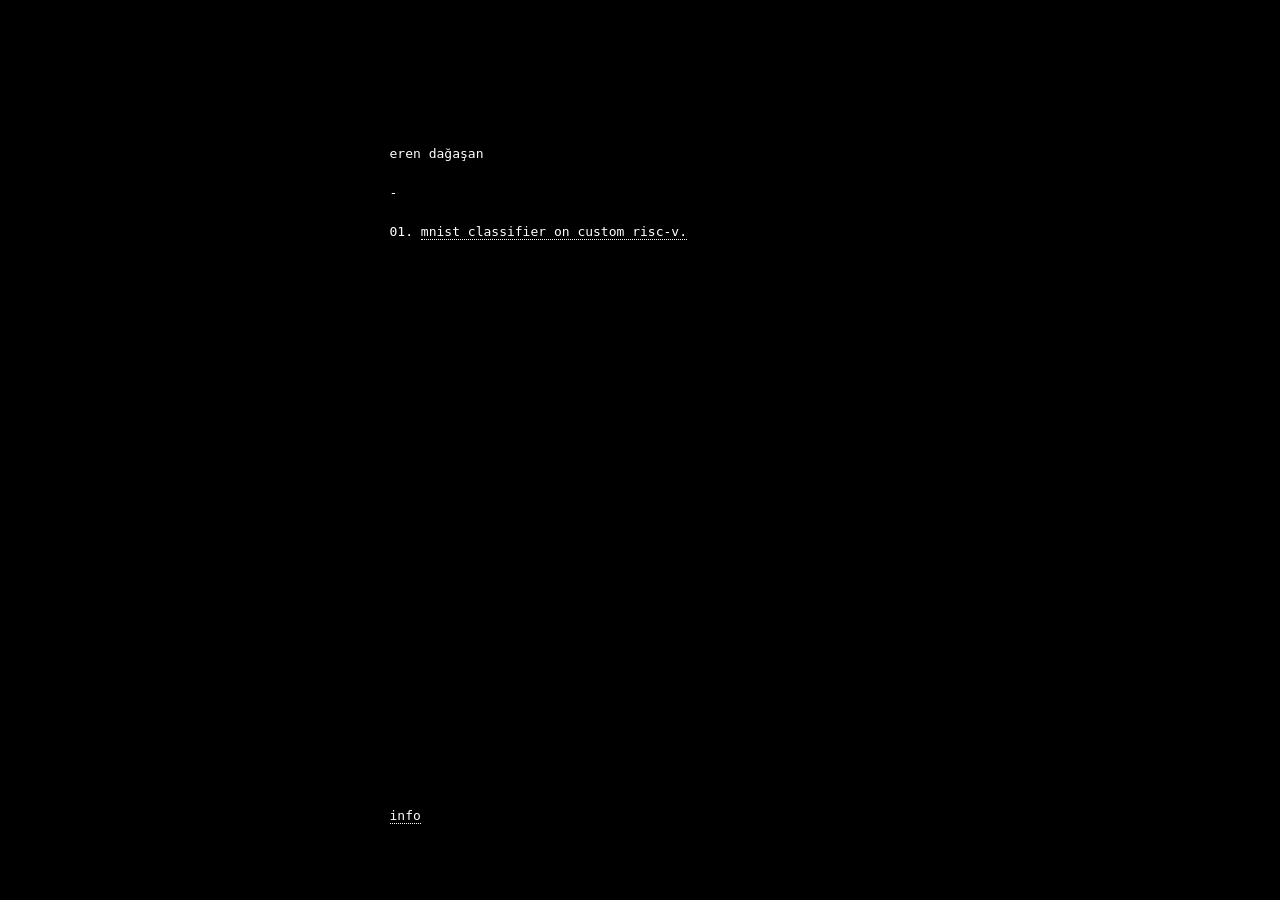
<file: index.html>
<!DOCTYPE html>
<html lang="en">
<head>
    <meta charset="utf-8">
    <meta name="viewport" content="width=device-width,initial-scale=1">
    <title>eren dağaşan</title>
    <link rel="stylesheet" href="style.css">
</head>
<body>
    <main>
        <h1>eren dağaşan</h1>
        <p>-</p>
        <nav>
            <span>01.</span> <a href="posts/mnist-classifier-on-risc-v.html"><i>mnist classifier on custom risc-v.</i></a><br>
        </nav>
    </main>
    <footer>
        <p><a href="info.html"><i>info</i></a></p>
    </footer>

    <!-- Cloudflare Web Analytics --><script type='module' src='https://static.cloudflareinsights.com/beacon.min.js' data-cf-beacon='{"token": "180e854726cd4bcf9af0403573f9ced5"}'></script><!-- End Cloudflare Web Analytics -->
</body>
</html>
</file>
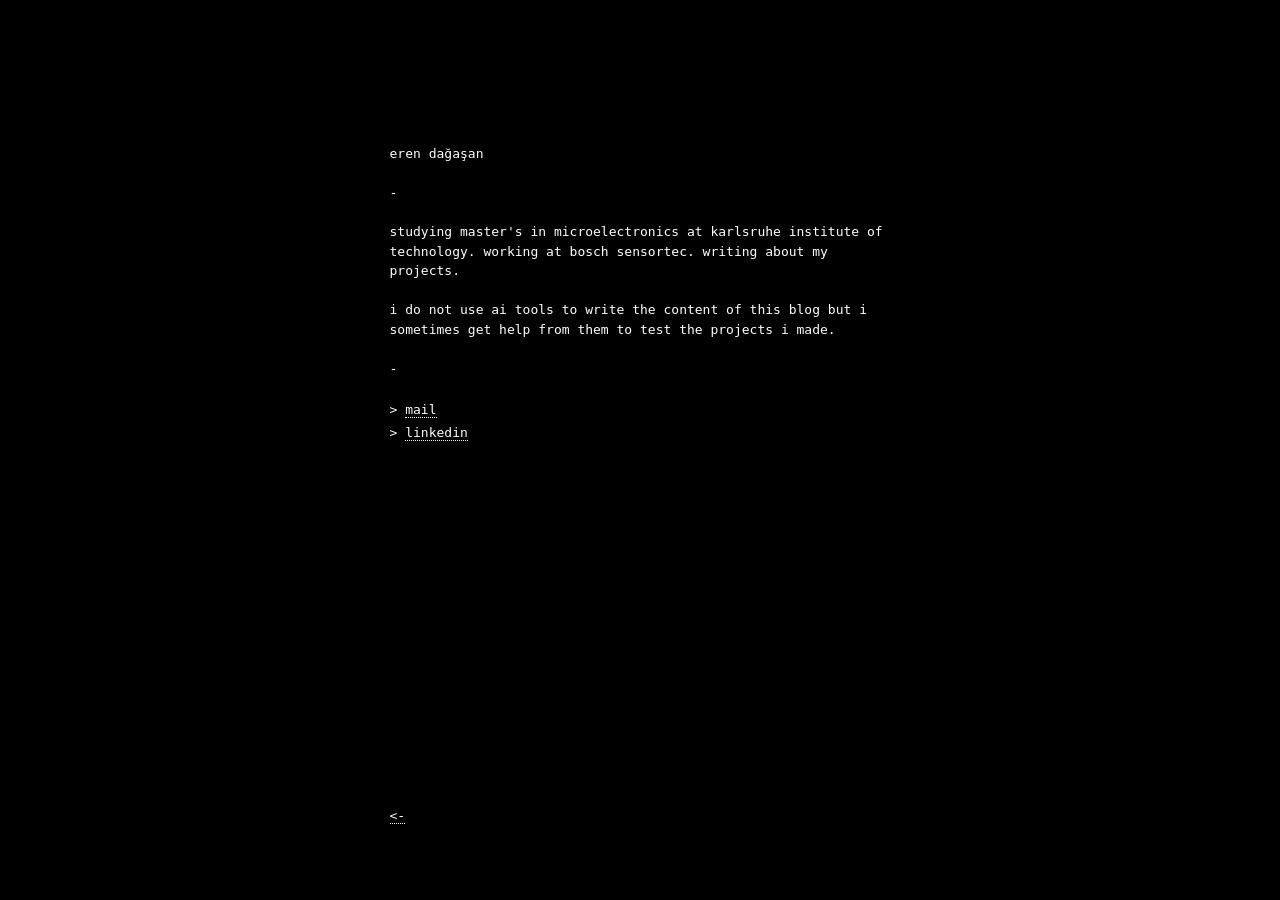
<file: info.html>
<!DOCTYPE html>
<html lang="en">
<head>
    <meta charset="utf-8">
    <meta name="viewport" content="width=device-width,initial-scale=1">
    <title>info - eren dağaşan</title>
    <link rel="stylesheet" href="style.css">
</head>
<body>
    <main>
        <h1>eren dağaşan</h1>
        <p>-</p>
        
        
        <p>studying master's in microelectronics at karlsruhe institute of technology. working at bosch sensortec. writing about my projects.</p>
        <p>i do not use ai tools to write the content of this blog but i sometimes get help from them to test the projects i made.</p>

        <p class="divider">-</p>
        <a href="mailto:erendagasan4240@gmail.com">> <i>mail</i></a><br>
        <a href="https://www.linkedin.com/in/erendagasan">> <i>linkedin</i></a>
    </main>
    <footer>
        <p><a href="index.html"><i>&lt;-</i></a></p>
    </footer>

    <!-- Cloudflare Web Analytics --><script type='module' src='https://static.cloudflareinsights.com/beacon.min.js' data-cf-beacon='{"token": "180e854726cd4bcf9af0403573f9ced5"}'></script><!-- End Cloudflare Web Analytics -->
</body>
</html>
</file>
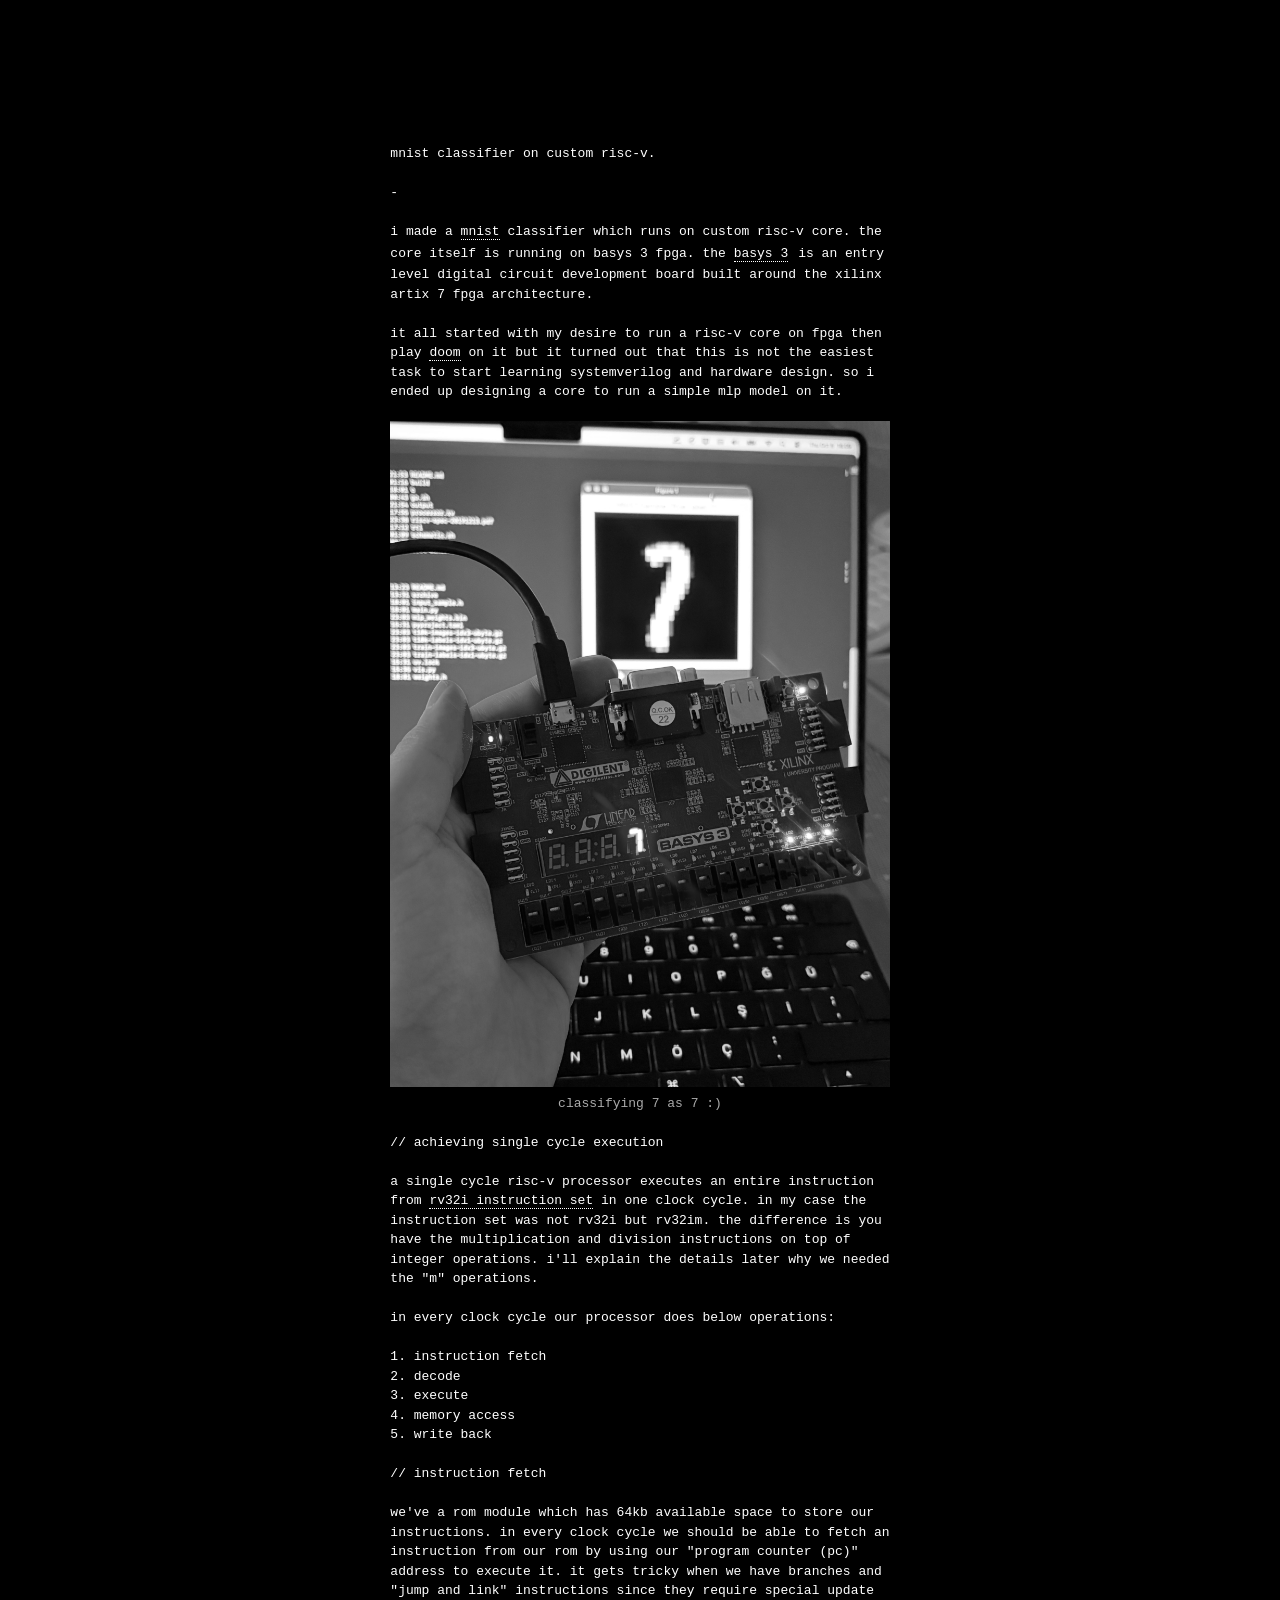
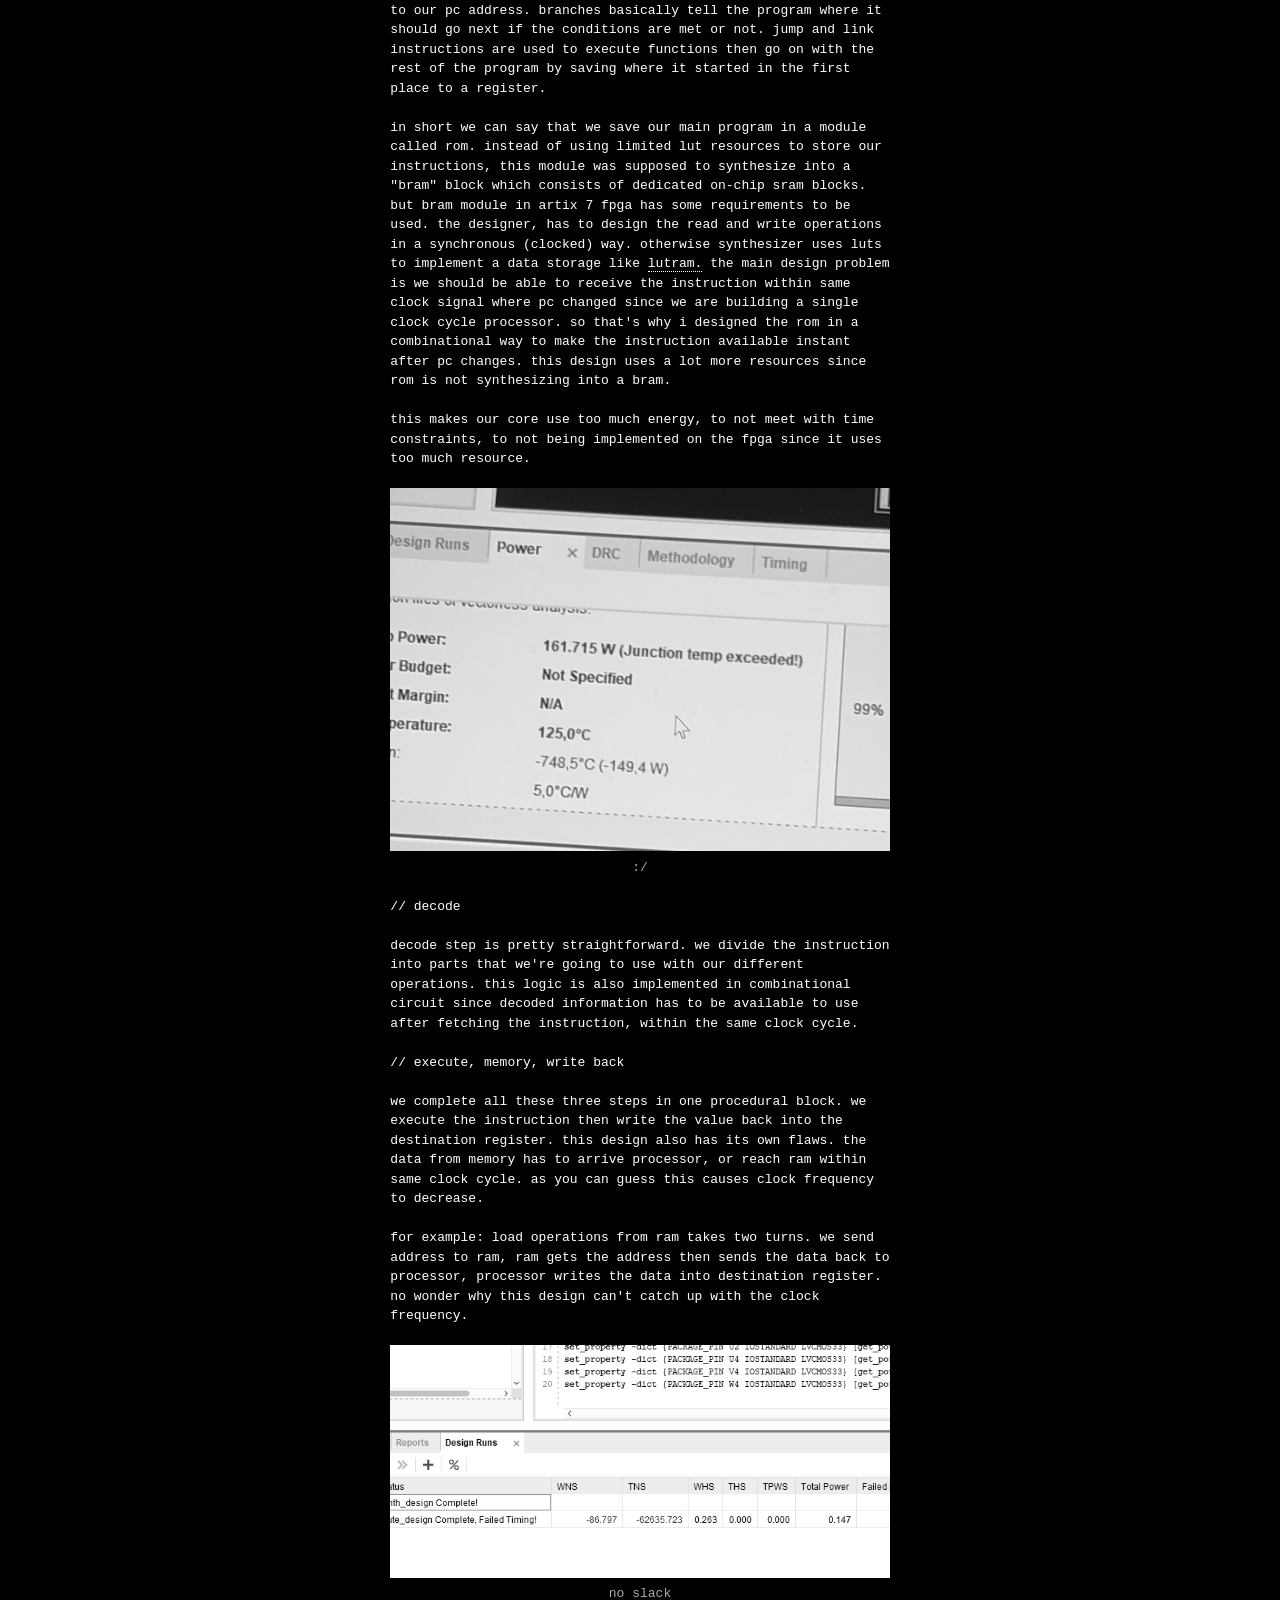
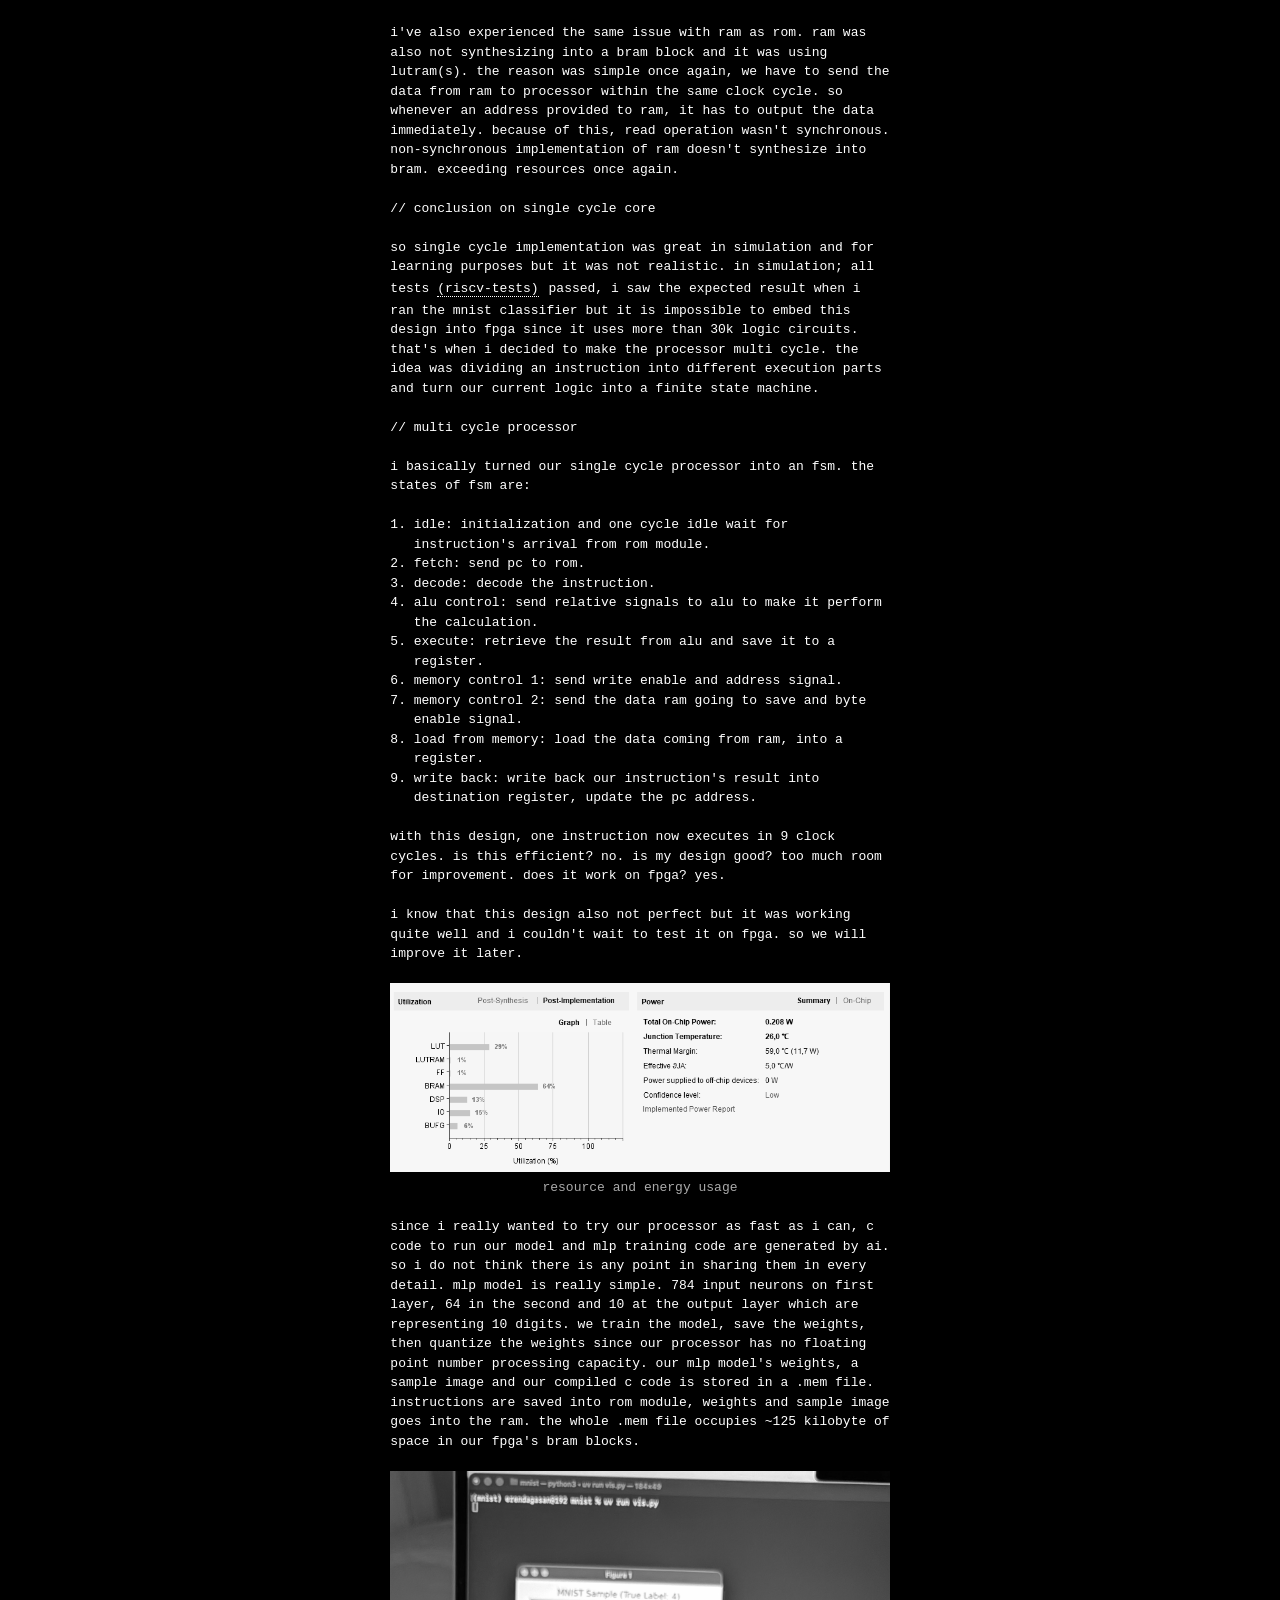
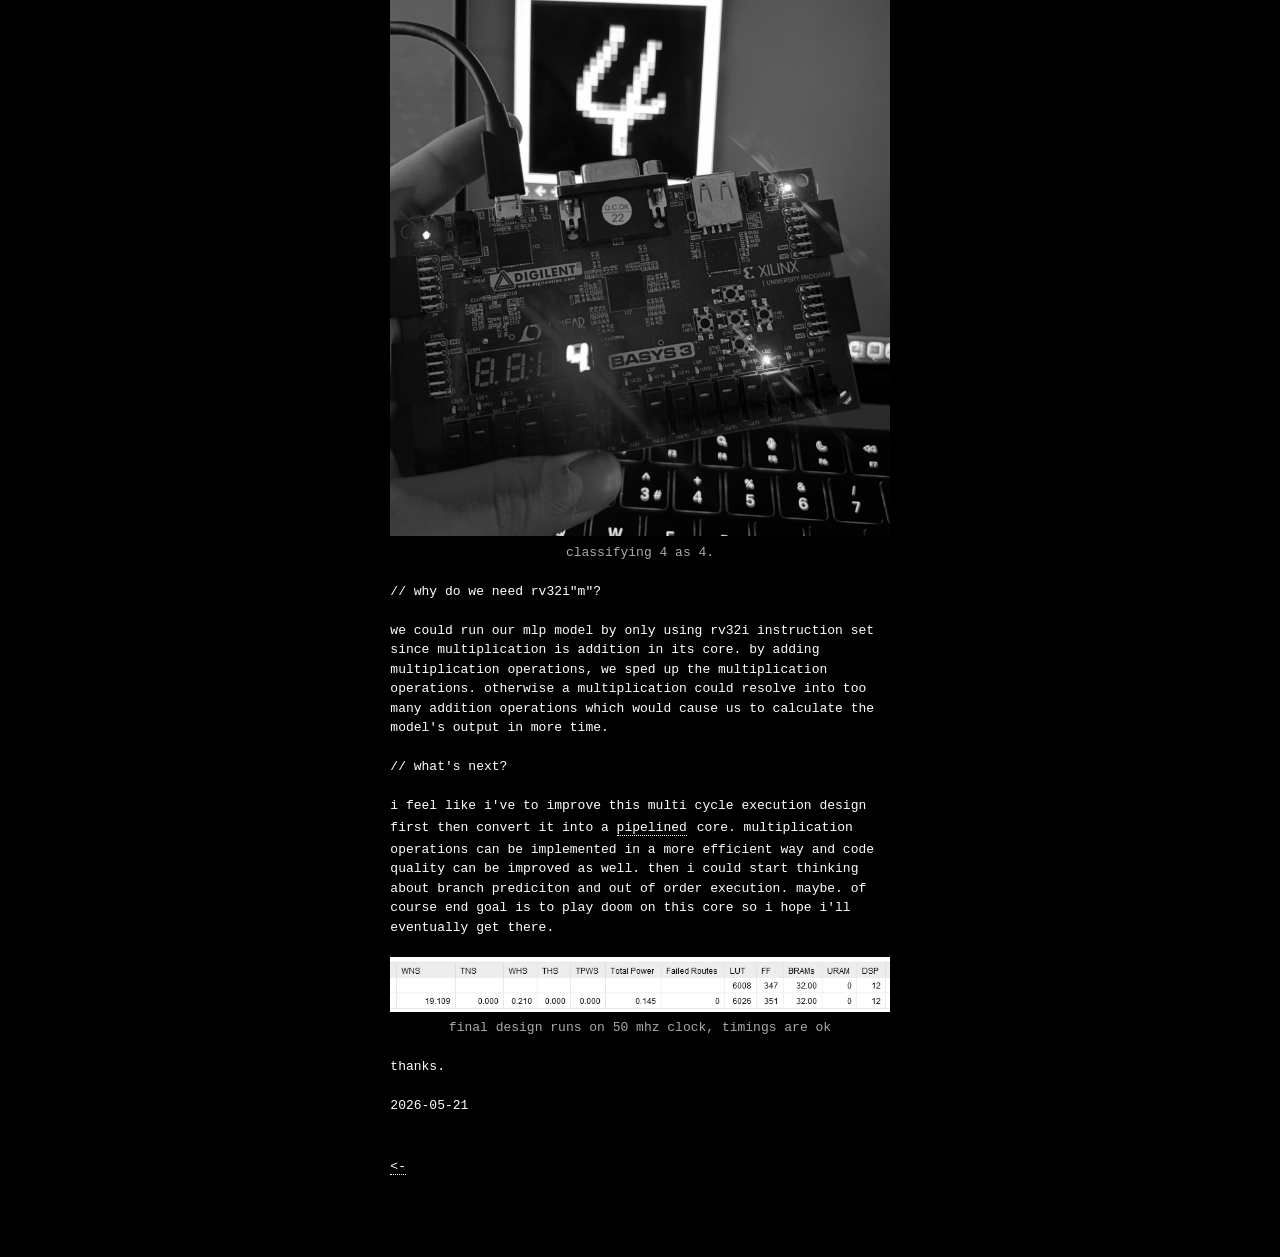
<file: posts/mnist-classifier-on-risc-v.html>
<!DOCTYPE html>
<html lang="en">
<head>
    <meta charset="utf-8">
    <meta name="viewport" content="width=device-width,initial-scale=1">
    <title>mnist classifier on custom risc-v.</title>
    <link rel="stylesheet" href="../style.css">
</head>
<body>
    <main>
        <h1>mnist classifier on custom risc-v.</h1>
        <p>-</p>

        <p>
        i made a <a class="inline" href="https://en.wikipedia.org/wiki/MNIST_database"><i>mnist</i></a> classifier which runs on custom risc-v core. 
        the core itself is running on basys 3 fpga. the <a href="https://digilent.com/reference/programmable-logic/basys-3/"><i>basys 3</i></a> is an entry level  
        digital circuit development board built around the xilinx artix 7 fpga architecture.
        </p>

        <p>
        it all started with my desire to run a risc-v core on fpga then play <a class="inline" href="https://en.wikipedia.org/wiki/Doom_(1993_video_game)"><i>doom</i></a> 
        on it but it turned out that this is not the easiest task to start learning systemverilog and 
        hardware design. so i ended up designing a core to run a simple mlp model on it.
        </p>

        <img src="img/7.jpeg" alt="classifying 7 as 7 :)">
        <p class="caption">classifying 7 as 7 :)</p>

        <p>// achieving single cycle execution</p>

        <p>a single cycle risc-v processor executes an entire instruction from 
        <a class="inline" href="https://docs.riscv.org/reference/isa/v20260120/unpriv/rv32.html"><i>rv32i instruction set</i></a>
        in one clock cycle. in my case the instruction set was not rv32i but rv32im. the difference is you have the multiplication and division instructions on 
        top of integer operations. 
        i'll explain the details later why we needed the "m" operations.
        </p>

        <p>
        in every clock cycle our processor does below operations:
        </p>

        <p>
            <ol>
                <li>instruction fetch</li> 
                <li>decode</li>
                <li>execute</li>
                <li>memory access</li>
                <li>write back</li>
            </ol>
        </p>

        <p>// instruction fetch</p>
        <p>
        we've a rom module which has 64kb available space to store our instructions. in every clock cycle we should be able to fetch an instruction from our rom by 
        using our "program counter (pc)" address to execute it. 
        it gets tricky when we have branches and "jump and link" instructions since they require special update to our pc address.
        branches basically tell the program where it should go next if the conditions are met or not.
        jump and link instructions are used to execute functions then go on with the rest of the program by saving where it started in the first place to a register.
        </p>

        <p>
        in short we can say that we save our main program in a module called rom. instead of using limited lut resources to store our instructions, this module was supposed to 
        synthesize into a "bram" block which consists of dedicated on-chip sram blocks. but bram module in artix 7 fpga has some requirements to be used.
        the designer, has to design the read and write operations in a synchronous (clocked) way. otherwise synthesizer uses luts to implement a data storage like 
        <a class="inline" href="https://docs.amd.com/r/en-US/am005-versal-clb/LUTRAM"><i>lutram.</i></a> 
        the main design problem is we should be able to receive the instruction within same clock signal where pc changed since we are building a single clock cycle processor.
        so that's why i designed the rom in a combinational way to make the instruction available instant after pc changes. this design uses a lot more resources since rom is not 
        synthesizing into a bram.
        </p>

        <p>
        this makes our core use too much energy, to not meet with time constraints, to not being implemented on the fpga since it uses too much resource.
        </p>
        
        <img src="img/rom.jpeg" alt=":/">
        <p class="caption">:/</p>
       

        <p>// decode</p>
        <p>
        decode step is pretty straightforward. we divide the instruction into parts that we're going to use with our different operations.
        this logic is also implemented in combinational circuit since decoded information
        has to be available to use after fetching the instruction, within the same clock cycle.
        </p>
        
        
        <p>// execute, memory, write back</p>
        <p>
        we complete all these three steps in one procedural block. we execute the instruction then write the value back into the destination register.  
        this design also has its own flaws. the data from memory has to arrive processor, or reach ram within same clock cycle. as you can guess this causes clock frequency to
        decrease. 
        </p>

        <p>
        for example: load operations from ram takes two turns. we send address to ram, ram gets the address then sends the data back to processor, processor writes the data into 
        destination register. no wonder why this design can't catch up with the clock frequency. 
        </p>

        <img src="img/timing.png" alt="timing">
        <p class="caption">no slack</p>

        <p>
        i've also experienced the same issue with ram as rom. ram was also not synthesizing into a bram block and it was using lutram(s). the reason was simple once again,
        we have to send the data from ram to processor within the same clock cycle. so whenever an address provided to ram, it has to output the data immediately. because of this,
        read operation wasn't synchronous. non-synchronous implementation of ram doesn't synthesize into bram. exceeding resources once again.
        </p>

        <p>// conclusion on single cycle core</p>
        <p> 
        so single cycle implementation was great in simulation and for learning purposes but it was not realistic. in simulation; all tests 
        <a href="https://github.com/riscv-software-src/riscv-tests"><i>(riscv-tests)</i></a>
        passed, i saw the expected result when i ran the mnist classifier but it is impossible to embed this design into fpga since it uses more than 30k logic circuits. 
        that's when i decided to make the processor multi cycle.
        the idea was dividing an instruction into different execution parts and turn our current logic into a finite state machine.
        </p>

        <p>// multi cycle processor</p>
        <p>
        i basically turned our single cycle processor into an fsm. the states of fsm are:
        <ol>
            <li>idle: initialization and one cycle idle wait for instruction's arrival from rom module.</li>
            <li>fetch: send pc to rom.</li>
            <li>decode: decode the instruction.</li>
            <li>alu control: send relative signals to alu to make it perform the calculation.</li>
            <li>execute: retrieve the result from alu and save it to a register.</li>
            <li>memory control 1: send write enable and address signal.</li>
            <li>memory control 2: send the data ram going to save and byte enable signal.</li>
            <li>load from memory: load the data coming from ram, into a register.</li>
            <li>write back: write back our instruction's result into destination register, update the pc address.</li>
        </ol>
        </p>

        <p>
        with this design, one instruction now executes in 9 clock cycles. is this efficient? no. is my design good? too much room for improvement. does it work on fpga? yes.
        </p>

        <p>
        i know that this design also not perfect but it was working quite well and i couldn't wait to test it on fpga. so we will improve it later. 
        </p>

        <img src="img/multi.png" alt="multi">
        <p class="caption">resource and energy usage</p>

        <p>
        since i really wanted to try our processor as fast as i can, c code to run our model and mlp training code are generated by ai. 
        so i do not think there is any point in sharing them in every detail.
        mlp model is really simple. 784 input neurons on first layer, 64 in the second and 10 at the output layer which are representing 10 digits. we train the model,
        save the weights, then quantize the weights since our processor has no floating point number processing capacity. 
        our mlp model's weights, a sample image and our compiled c code is stored in a .mem file. instructions are saved into rom module, weights and sample image goes into the ram.
        the whole .mem file occupies ~125 kilobyte of space in our fpga's bram blocks. 
        </p>

        <img src="img/4.jpeg" alt="4">
        <p class="caption">classifying 4 as 4.</p>
       

        <p>// why do we need rv32i"m"?</p>
        <p>
        we could run our mlp model by only using rv32i instruction set since multiplication is addition in its core. by adding multiplication operations,
        we sped up the multiplication operations. otherwise a multiplication could resolve into too many addition operations which would cause us to calculate the model's output 
        in more time. 
        </p>


        <p>// what's next?</p>
        <p>
        i feel like i've to improve this multi cycle execution design first then convert it into a <a href="https://en.wikipedia.org/wiki/Instruction_pipelining"><i>pipelined</i></a>
        core. multiplication operations can be implemented in a more efficient way and code quality can be improved as well. 
        then i could start thinking about branch prediciton and out of
        order execution. maybe. of course end goal is to play doom on this core so i hope i'll eventually get there. 
        </p>

        <img src="img/50mhz.png" alt="50mhz">
        <p class="caption">final design runs on 50 mhz clock, timings are ok </p>

        <p>thanks.</p> 

        <time>2026-05-21</time>
    </main>
    <footer>
        <p><a href="../index.html"><i>&lt;-</i></a></p>
    </footer>

    <!-- Cloudflare Web Analytics --><script type='module' src='https://static.cloudflareinsights.com/beacon.min.js' data-cf-beacon='{"token": "180e854726cd4bcf9af0403573f9ced5"}'></script><!-- End Cloudflare Web Analytics -->
</body>
</html>
</file>
<file: style.css>
* {
    margin: 0;
    padding: 0;
    font: inherit;
    color: inherit;
    box-sizing: border-box;
}

:root { --lh: 1.5em }

::selection { background: #ddd; color: #000 }

html {
    margin: 0 0 0 calc(100vw - 100%);
    -webkit-text-size-adjust: 100%;
    height: 100%;
}

body {
    font: 1em/var(--lh) monospace;
    background: #000;
    color: #fff;
    padding: 16vh 2em 0;
    display: grid;
    grid: 1fr / minmax(auto, 64ch);
    justify-content: center;
    height: 100%;
}

a {
    display: inline-block;
    padding: .16666em;
    margin-left: -.16666em;
    text-decoration: none;
}

a.inline {
    margin: 0;
    padding: 0;
}

a i { border-bottom: 1px dotted }

img {
    display: block;
    max-width: 100%;
    max-height: 80vh;
    margin: 0 auto;
    filter: grayscale(1);
}

.caption {
    color: #aaa;
    text-align: center;
    margin-top: .5em;
}

ul, ol { margin-bottom: var(--lh) }

ul {
    margin-left: 2ch;
    list-style: none;
}

ul li { text-indent: -2ch }

ul li:before { content: "* " }

ol { margin-left: 3ch }

a:active i { border: none }

h1, p, nav { margin-bottom: var(--lh) }

nav, .v { margin-top: -.16666em }

.v a {
    padding-right: 1em;
    padding-left: 1em;
    margin-left: -1em;
}

footer { padding: calc(var(--lh) * 2) 0 8vh }

footer p { margin: 0 }

.divider { margin-top: var(--lh) }

@media (max-device-width: 600px) {
    body {
        padding-top: 2em;
        justify-content: start;
    }

    footer { padding-bottom: 2em }

    a i { border-color: #888 }
}
</file>
